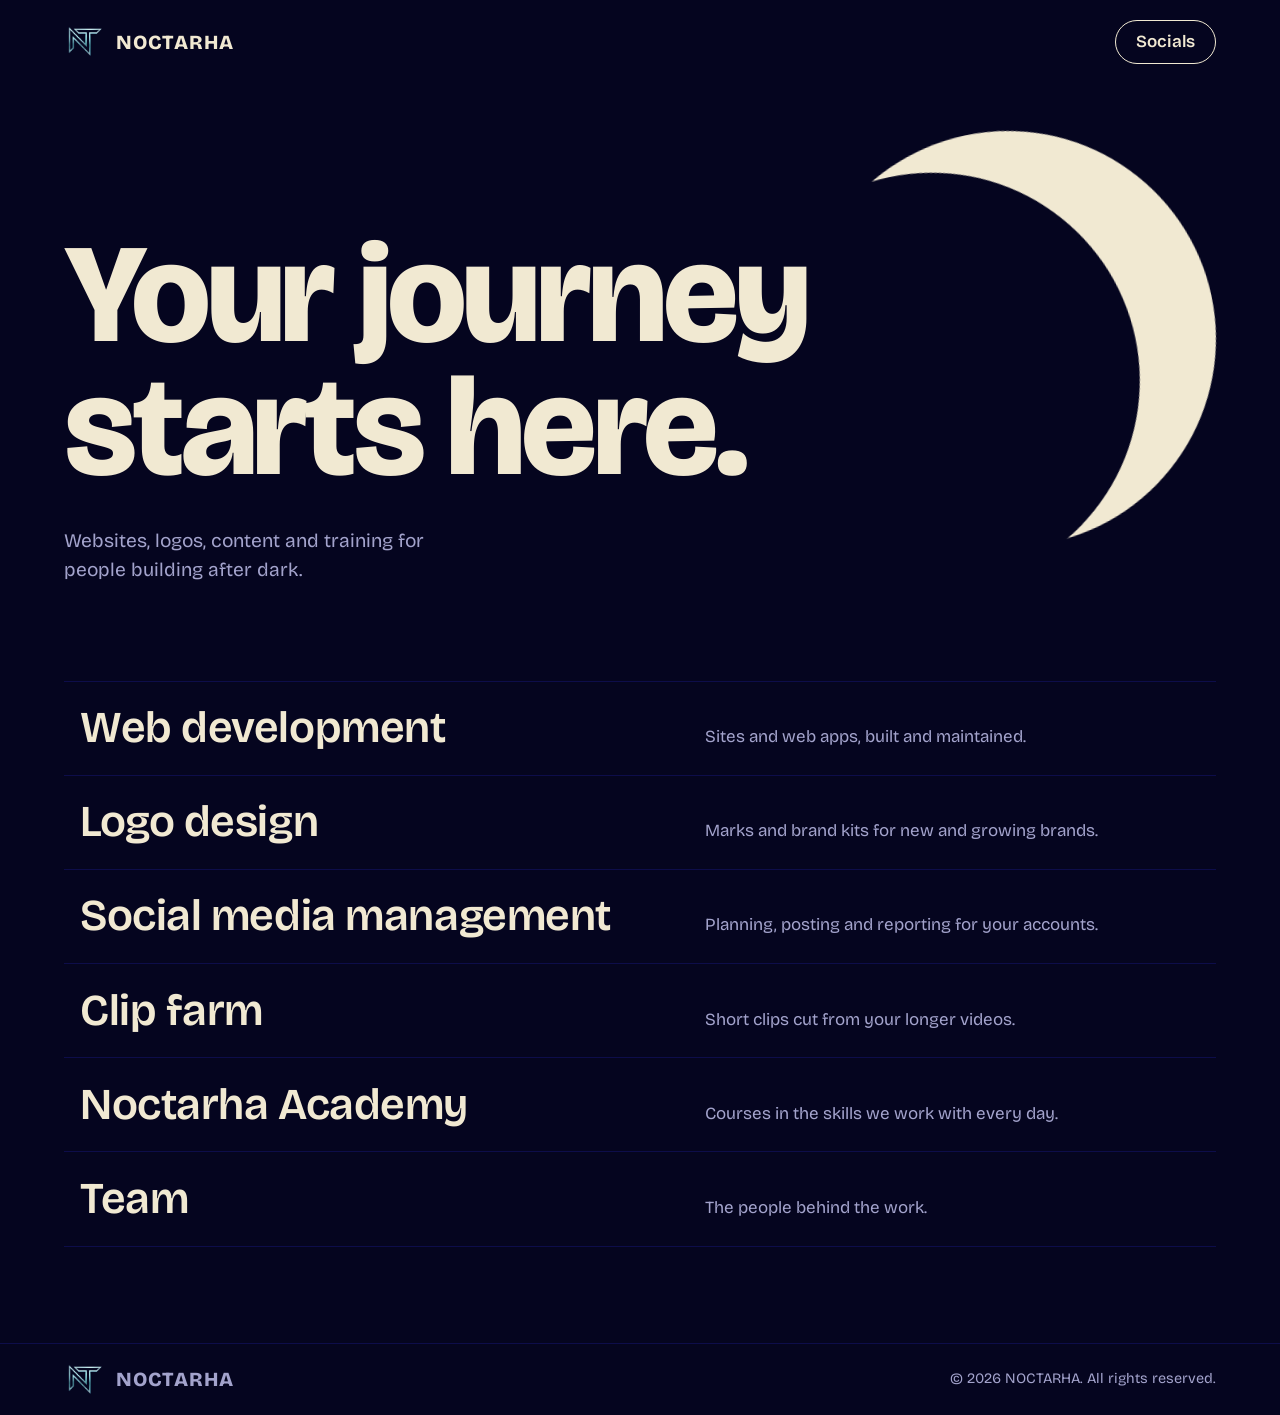
<file: index.html>
<!DOCTYPE html>
<html lang="en">
<head>
    <meta charset="UTF-8">
    <meta name="viewport" content="width=device-width, initial-scale=1.0">
    <title>NOCTARHA | Showpage</title>
    <link rel="preconnect" href="https://fonts.googleapis.com">
    <link rel="preconnect" href="https://fonts.gstatic.com" crossorigin>
    <link href="https://fonts.googleapis.com/css2?family=Bricolage+Grotesque:opsz,wght@12..96,400;12..96,600;12..96,800&display=swap" rel="stylesheet">
    <link rel="stylesheet" href="style.css">
</head>
<body>
    <header class="site-header">
        <a class="brand" href="index.html">
            <img src="image/logo.png" alt="">
            <span>NOCTARHA</span>
        </a>
        <a class="login" href="login.html">Socials</a>
    </header>

    <main>
        <section class="hero">
            <div class="moon" aria-hidden="true"></div>
            <h1>Your journey<br>starts here.</h1>
            <p>Websites, logos, content and training for people building after dark.</p>
        </section>

        <nav class="services" aria-label="What we do">
            <a href="https://consult.noctarha.online/" target="_blank" rel="noopener noreferrer">
                <span class="name">Web development</span>
                <span class="desc">Sites and web apps, built and maintained.</span>
            </a>
            <a href="https://consult.noctarha.online/" target="_blank" rel="noopener noreferrer">
                <span class="name">Logo design</span>
                <span class="desc">Marks and brand kits for new and growing brands.</span>
            </a>
            
            <a href="https://consult.noctarha.online/" target="_blank" rel="noopener noreferrer">
                <span class="name">Social media management</span>
                <span class="desc">Planning, posting and reporting for your accounts.</span>
            </a>
            <a href="maintenance.html">
                <span class="name">Clip farm</span>
                <span class="desc">Short clips cut from your longer videos.</span>
            </a>
            <a href="https://academy.noctarha.online/" target="_blank" rel="noopener noreferrer">
                <span class="name">Noctarha Academy</span>
                <span class="desc">Courses in the skills we work with every day.</span>
            </a>

            <a href="maintenance.html">
                <span class="name">Team</span>
                <span class="desc">The people behind the work.</span>
            </a>
            
        </nav>
    </main>

    <footer class="site-footer">
        <a class="brand" href="index.html">
            <img src="image/logo.png" alt="">
            <span>NOCTARHA</span>
        </a>
        <p>&copy; 2026 NOCTARHA. All rights reserved.</p>
    </footer>
</body>
</html>
</file>
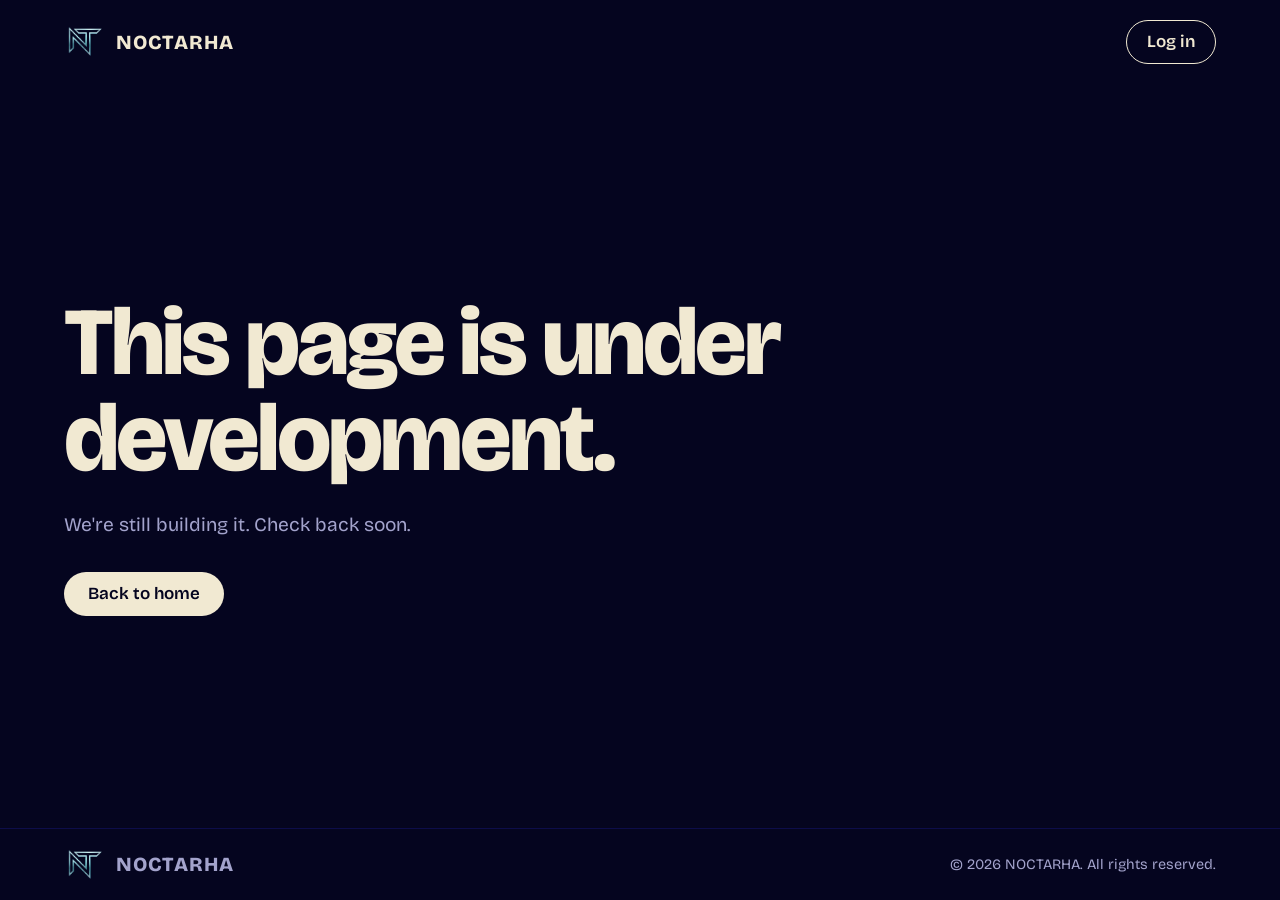
<file: maintenance.html>
<!DOCTYPE html>
<html lang="en">
<head>
    <meta charset="UTF-8">
    <meta name="viewport" content="width=device-width, initial-scale=1.0">
    <title>Under development | NOCTARHA</title>
    <link rel="preconnect" href="https://fonts.googleapis.com">
    <link rel="preconnect" href="https://fonts.gstatic.com" crossorigin>
    <link href="https://fonts.googleapis.com/css2?family=Bricolage+Grotesque:opsz,wght@12..96,400;12..96,600;12..96,800&display=swap" rel="stylesheet">
    <link rel="stylesheet" href="style.css">
</head>
<body>
    <header class="site-header">
        <a class="brand" href="index.html">
            <img src="image/logo.png" alt="">
            <span>NOCTARHA</span>
        </a>
        <a class="login" href="login.html">Log in</a>
    </header>

    <main class="notice">
        <h1>This page is under development.</h1>
        <p>We're still building it. Check back soon.</p>
        <a class="back" href="index.html">Back to home</a>
    </main>

    <footer class="site-footer">
        <a class="brand" href="index.html">
            <img src="image/logo.png" alt="">
            <span>NOCTARHA</span>
        </a>
        <p>&copy; 2026 NOCTARHA. All rights reserved.</p>
    </footer>
</body>
</html>
</file>
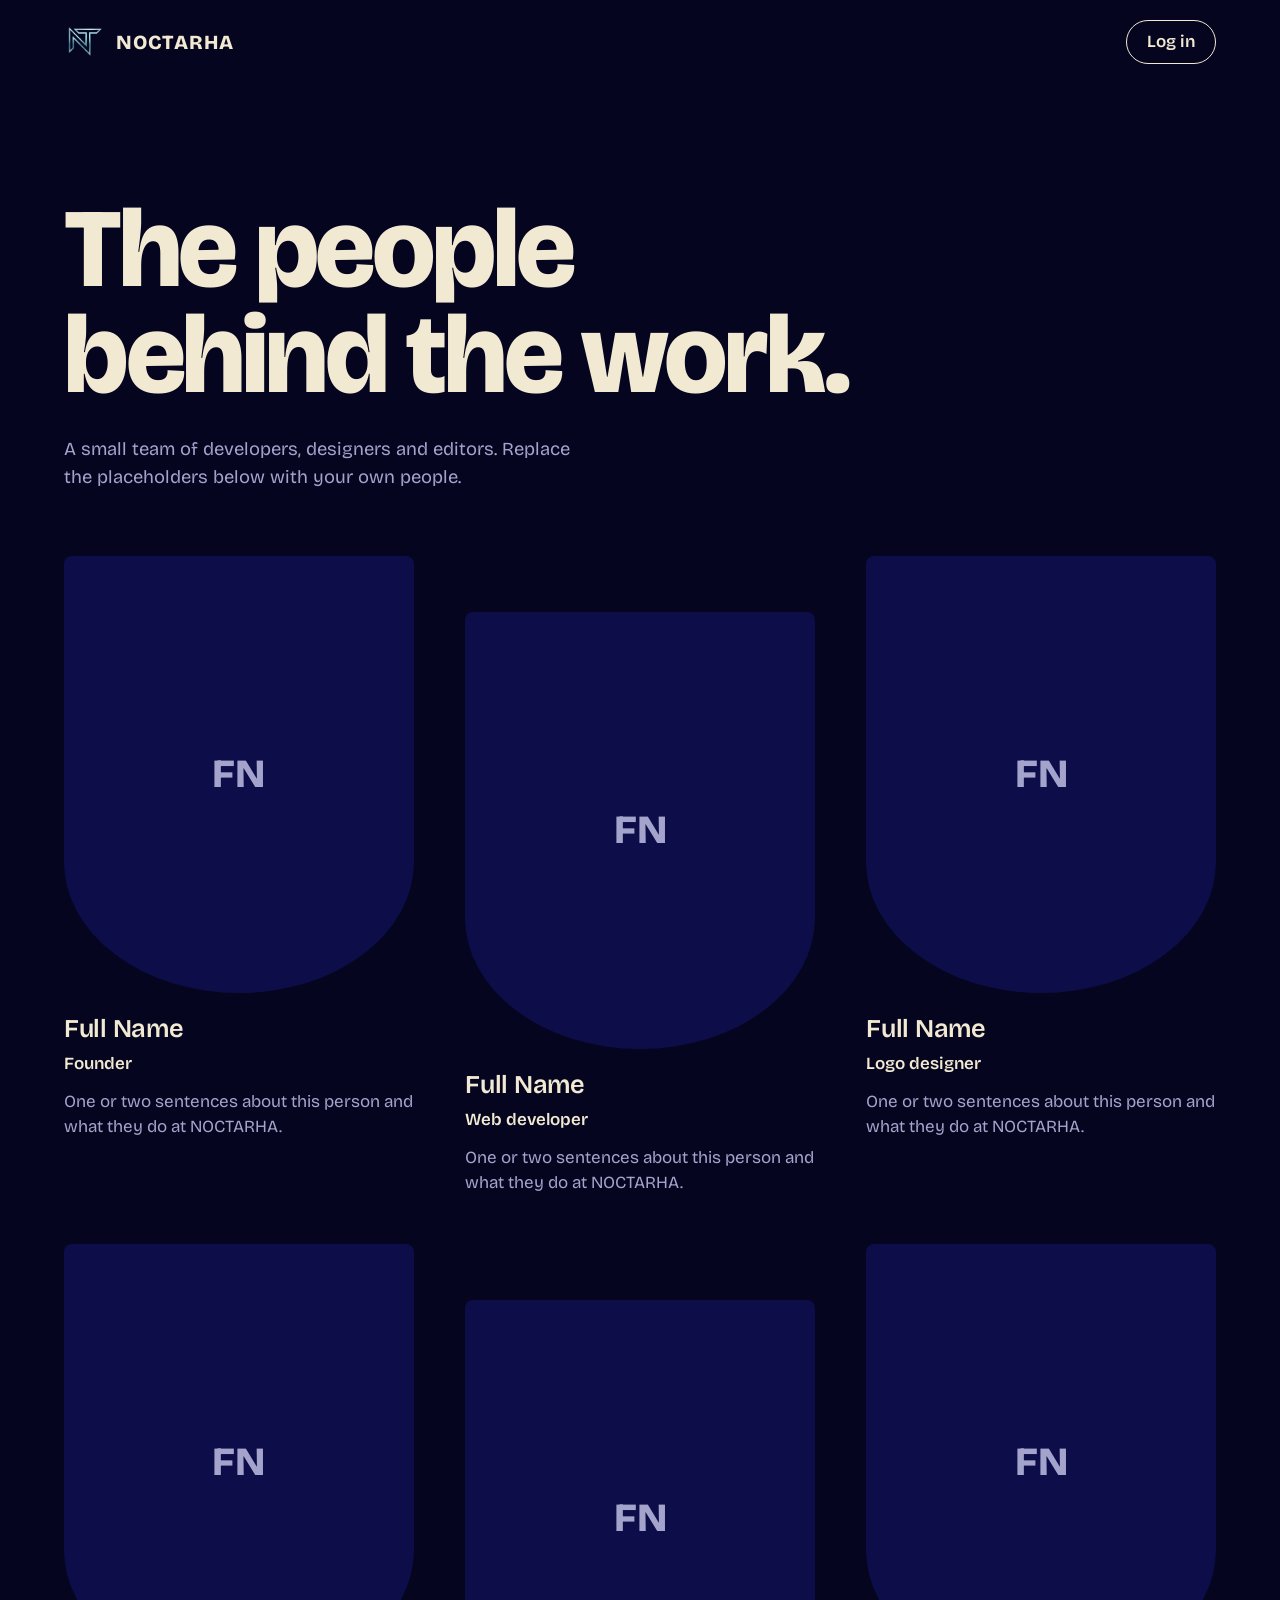
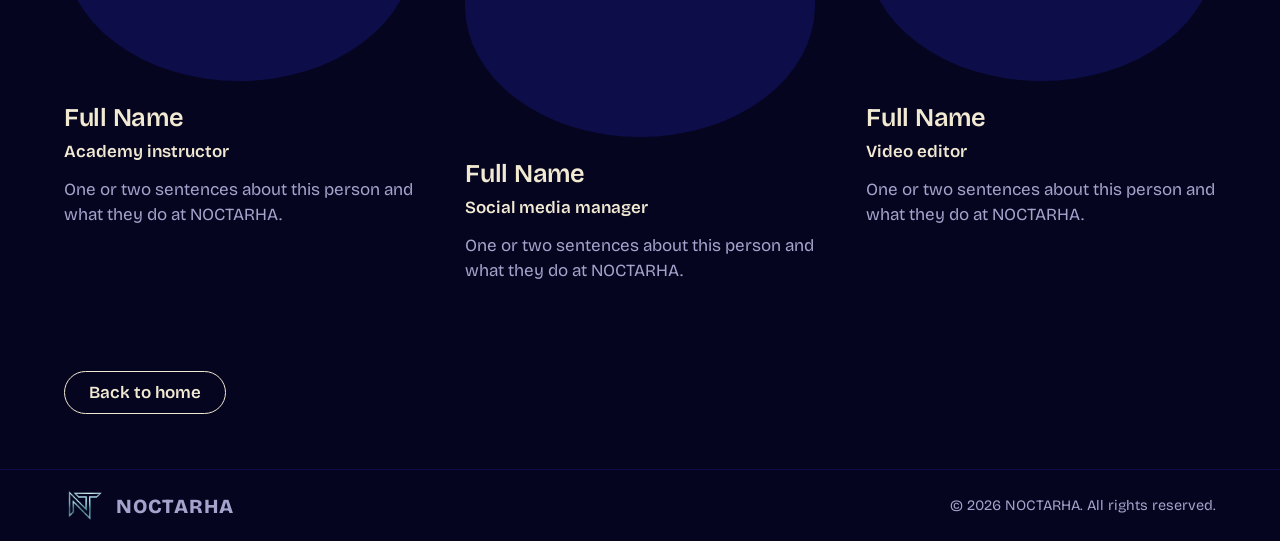
<file: team.html>
<!DOCTYPE html>
<html lang="en">
<head>
    <meta charset="UTF-8">
    <meta name="viewport" content="width=device-width, initial-scale=1.0">
    <title>Team | NOCTARHA</title>
    <link rel="preconnect" href="https://fonts.googleapis.com">
    <link rel="preconnect" href="https://fonts.gstatic.com" crossorigin>
    <link href="https://fonts.googleapis.com/css2?family=Bricolage+Grotesque:opsz,wght@12..96,400;12..96,600;12..96,800&display=swap" rel="stylesheet">
    <!-- style.css = shared base (colors, header, footer). team.css = this page only. -->
    <link rel="stylesheet" href="./style.css">
    <link rel="stylesheet" href="team.css">
</head>
<body>
    <header class="site-header">
        <a class="brand" href="index.html">
            <img src="image/logo.png" alt="">
            <span>NOCTARHA</span>
        </a>
        <a class="login" href="login.html">Log in</a>
    </header>

    <main>
        <section class="team-intro">
            <h1>The people behind the work.</h1>
            <p>A small team of developers, designers and editors. Replace the placeholders below with your own people.</p>
        </section>

        <section class="roster" aria-label="Team members">

            <article class="member">
                <!-- To use a real photo, replace the div with: <img class="photo" src="image/team/name.jpg" alt="Full Name"> -->
                <div class="photo" role="img" aria-label="Photo of Full Name">FN</div>
                <h2>Full Name</h2>
                <p class="role">Founder</p>
                <p class="bio">One or two sentences about this person and what they do at NOCTARHA.</p>
            </article>

            <article class="member">
                <div class="photo" role="img" aria-label="Photo of Full Name">FN</div>
                <h2>Full Name</h2>
                <p class="role">Web developer</p>
                <p class="bio">One or two sentences about this person and what they do at NOCTARHA.</p>
            </article>

            <article class="member">
                <div class="photo" role="img" aria-label="Photo of Full Name">FN</div>
                <h2>Full Name</h2>
                <p class="role">Logo designer</p>
                <p class="bio">One or two sentences about this person and what they do at NOCTARHA.</p>
            </article>

            <article class="member">
                <div class="photo" role="img" aria-label="Photo of Full Name">FN</div>
                <h2>Full Name</h2>
                <p class="role">Academy instructor</p>
                <p class="bio">One or two sentences about this person and what they do at NOCTARHA.</p>
            </article>

            <article class="member">
                <div class="photo" role="img" aria-label="Photo of Full Name">FN</div>
                <h2>Full Name</h2>
                <p class="role">Social media manager</p>
                <p class="bio">One or two sentences about this person and what they do at NOCTARHA.</p>
            </article>

            <article class="member">
                <div class="photo" role="img" aria-label="Photo of Full Name">FN</div>
                <h2>Full Name</h2>
                <p class="role">Video editor</p>
                <p class="bio">One or two sentences about this person and what they do at NOCTARHA.</p>
            </article>

        </section>

        <p class="team-back"><a href="index.html">Back to home</a></p>
    </main>

    <footer class="site-footer">
        <a class="brand" href="index.html">
            <img src="image/logo.png" alt="">
            <span>NOCTARHA</span>
        </a>
        <p>&copy; 2026 NOCTARHA. All rights reserved.</p>
    </footer>
</body>
</html>
</file>
<file: style.css>
:root {
    --night: #05051f;
    --deep: #0d0d4a;
    --moon: #f1e9d2;
    --haze: #a3a3cc;
    --pad: clamp(1.25rem, 5vw, 4rem);
}

*, *::before, *::after { box-sizing: border-box; }

html { background: var(--night); }

body {
    margin: 0;
    min-height: 100vh;
    display: flex;
    flex-direction: column;
    background: var(--night);
    color: var(--moon);
    font-family: "Bricolage Grotesque", system-ui, -apple-system, "Segoe UI", Roboto, sans-serif;
    font-size: 1.0625rem;
    line-height: 1.5;
}

a { color: inherit; text-decoration: none; }

a:focus-visible {
    outline: 3px solid var(--moon);
    outline-offset: 4px;
}

img { display: block; width: 40px; height: auto; }

/* Header and footer */
.site-header, .site-footer {
    display: flex;
    align-items: center;
    justify-content: space-between;
    gap: 1rem;
    padding: 1.25rem var(--pad);
}

.brand {
    display: flex;
    align-items: center;
    gap: 0.75rem;
    font-weight: 800;
    font-size: 1.25rem;
    letter-spacing: 0.04em;
}

.login {
    padding: 0.5rem 1.25rem;
    border: 1.5px solid var(--moon);
    border-radius: 999px;
    font-weight: 600;
}

.login:hover { background: var(--moon); color: var(--night); }

.site-footer {
    margin-top: auto;
    border-top: 1px solid var(--deep);
    color: var(--haze);
    font-size: 0.9rem;
}

.site-footer p { margin: 0; }

/* Hero */
main { flex: 1; }

.hero {
    position: relative;
    overflow: hidden;
    padding: clamp(3rem, 12vw, 9rem) var(--pad) clamp(3rem, 8vw, 6rem);
}

.hero h1 {
    position: relative;
    margin: 0;
    font-size: clamp(3rem, 11vw, 9rem);
    font-weight: 800;
    line-height: 0.95;
    letter-spacing: -0.03em;
}

.hero p {
    position: relative;
    max-width: 34ch;
    margin: 2rem 0 0;
    color: var(--haze);
    font-size: 1.2rem;
}

/* The one memorable thing: a crescent moon rising behind the headline */
.moon {
    --size: clamp(12rem, 34vw, 26rem);
    position: absolute;
    top: 8%;
    right: var(--pad);
    width: var(--size);
    height: var(--size);
    border-radius: 50%;
    box-shadow: inset calc(var(--size) * -0.2) calc(var(--size) * 0.06) 0 0 var(--moon);
    transform: rotate(-12deg);
    animation: rise 1.6s cubic-bezier(.2, .7, .2, 1) both;
}

@keyframes rise {
    from { transform: translateY(60%) rotate(-12deg); opacity: 0; }
    to   { transform: translateY(0) rotate(-12deg); opacity: 1; }
}

/* Services */
.services {
    padding: 0 var(--pad) clamp(3rem, 8vw, 6rem);
}

.services a {
    display: grid;
    grid-template-columns: minmax(0, 1.2fr) minmax(0, 1fr);
    align-items: baseline;
    gap: 0.5rem 2rem;
    padding: 1.4rem 1rem;
    border-top: 1px solid var(--deep);
    transition: background-color 0.2s, color 0.2s, padding-left 0.2s;
}

.services a:last-child { border-bottom: 1px solid var(--deep); }

.services .name {
    font-size: clamp(1.5rem, 3.6vw, 2.75rem);
    font-weight: 600;
    line-height: 1.1;
    letter-spacing: -0.01em;
}

.services .desc { color: var(--haze); }

.services a:hover,
.services a:focus-visible {
    background: var(--moon);
    color: var(--night);
    padding-left: 2rem;
}

.services a:hover .desc,
.services a:focus-visible .desc { color: var(--deep); }

@media (max-width: 640px) {
    .services a { grid-template-columns: 1fr; padding: 1.1rem 0.5rem; }
    .moon { top: 3%; opacity: 0.9; }
}

@media (prefers-reduced-motion: reduce) {
    .moon { animation: none; }
    .services a { transition: none; }
}

/* Under development page */
.notice {
    display: flex;
    flex-direction: column;
    align-items: flex-start;
    justify-content: center;
    padding: clamp(3rem, 12vw, 9rem) var(--pad);
}

.notice h1 {
    max-width: 14ch;
    margin: 0;
    font-size: clamp(2.5rem, 8vw, 6rem);
    font-weight: 800;
    line-height: 1;
    letter-spacing: -0.03em;
}

.notice p {
    margin: 1.5rem 0 2rem;
    color: var(--haze);
    font-size: 1.2rem;
}

.back {
    padding: 0.6rem 1.5rem;
    border-radius: 999px;
    background: var(--moon);
    color: var(--night);
    font-weight: 600;
}

.back:hover { background: var(--haze); }
</file>
<file: team.css>
/* Team page only. Colors and fonts come from the variables in style.css. */

.team-intro {
    padding: clamp(3rem, 10vw, 7rem) var(--pad) clamp(2rem, 5vw, 4rem);
}

.team-intro h1 {
    max-width: 12ch;
    margin: 0;
    font-size: clamp(2.75rem, 9vw, 7rem);
    font-weight: 800;
    line-height: 0.95;
    letter-spacing: -0.03em;
}

.team-intro p {
    max-width: 44ch;
    margin: 1.75rem 0 0;
    color: var(--haze);
    font-size: 1.15rem;
}

/* Roster: three columns, with every second column dropped for a staggered rhythm */
.roster {
    display: grid;
    grid-template-columns: repeat(3, minmax(0, 1fr));
    gap: 3rem clamp(1.5rem, 4vw, 3.5rem);
    padding: 0 var(--pad) clamp(3rem, 8vw, 6rem);
}

.member:nth-child(3n + 2) { margin-top: 3.5rem; }

.photo {
    display: grid;
    place-items: center;
    aspect-ratio: 4 / 5;
    width: 100%;
    margin-bottom: 1.1rem;
    border-radius: 0.5rem 0.5rem 50% 50% / 0.5rem 0.5rem 30% 30%;
    background: var(--deep);
    color: var(--haze);
    font-size: 2.5rem;
    font-weight: 800;
    object-fit: cover;
}

.member h2 {
    margin: 0;
    font-size: 1.6rem;
    font-weight: 600;
    letter-spacing: -0.01em;
}

.member .role {
    margin: 0.15rem 0 0.75rem;
    color: var(--moon);
    font-weight: 600;
}

.member .bio {
    max-width: 38ch;
    margin: 0;
    color: var(--haze);
}

.team-back {
    margin: 0;
    padding: 0 var(--pad) clamp(2rem, 5vw, 4rem);
}

.team-back a {
    padding: 0.6rem 1.5rem;
    border: 1.5px solid var(--moon);
    border-radius: 999px;
    font-weight: 600;
}

.team-back a:hover { background: var(--moon); color: var(--night); }

@media (max-width: 900px) {
    .roster { grid-template-columns: repeat(2, minmax(0, 1fr)); }
    .member:nth-child(3n + 2) { margin-top: 0; }
    .member:nth-child(even) { margin-top: 3rem; }
}

@media (max-width: 560px) {
    .roster { grid-template-columns: 1fr; }
    .member:nth-child(even) { margin-top: 0; }
    .photo { max-width: 18rem; }
}
</file>
